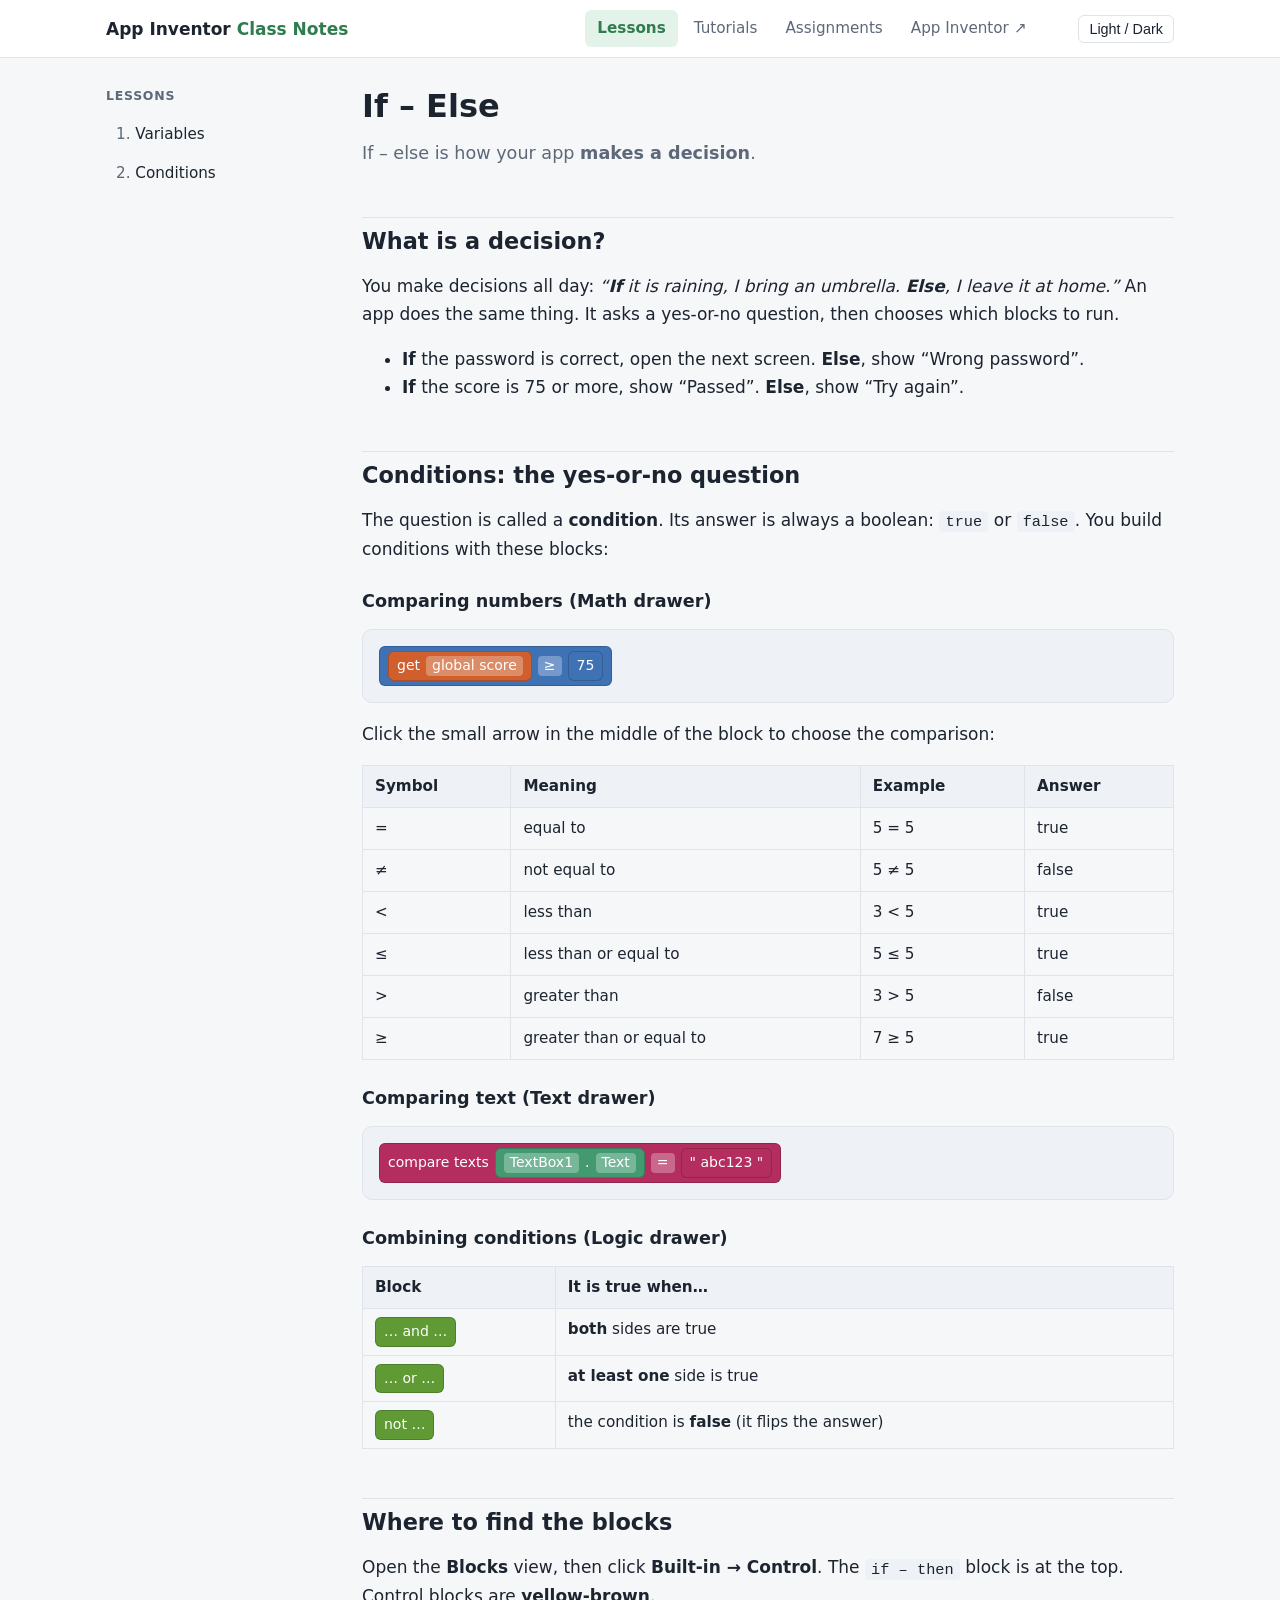
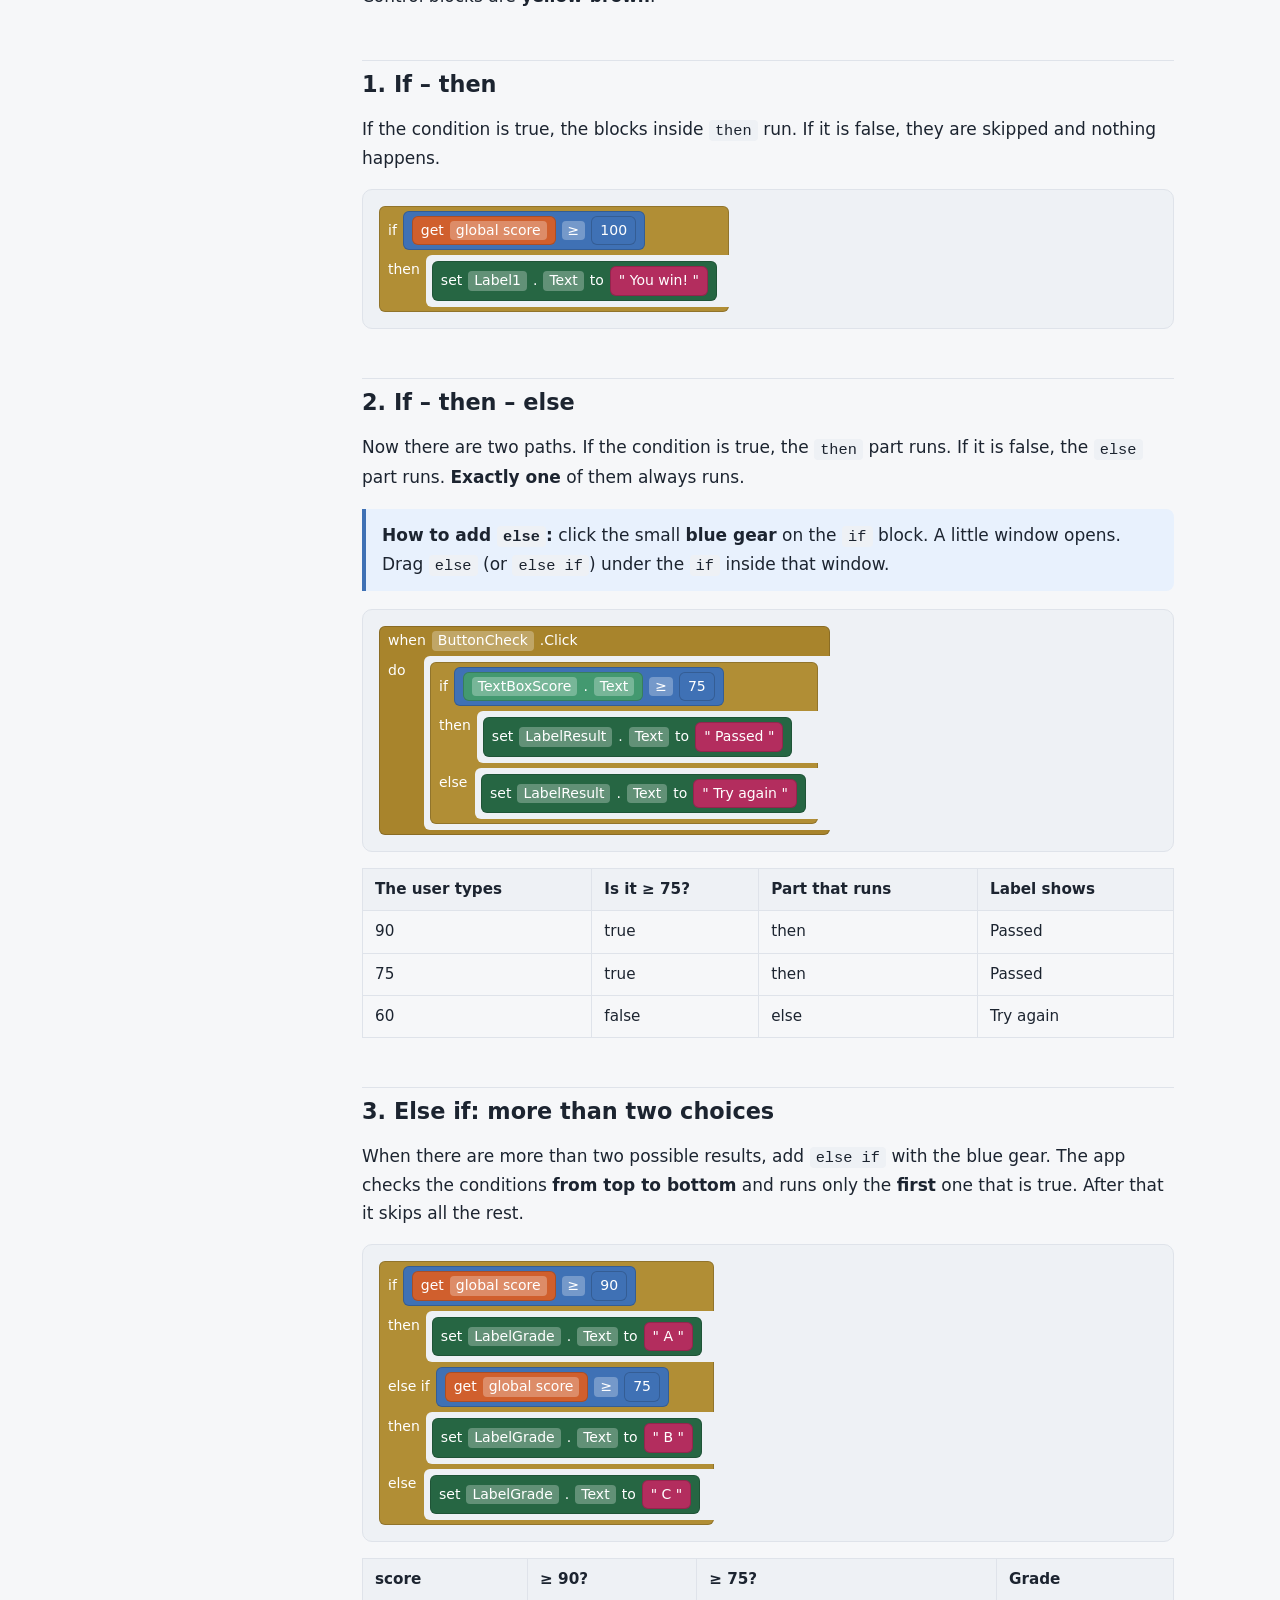
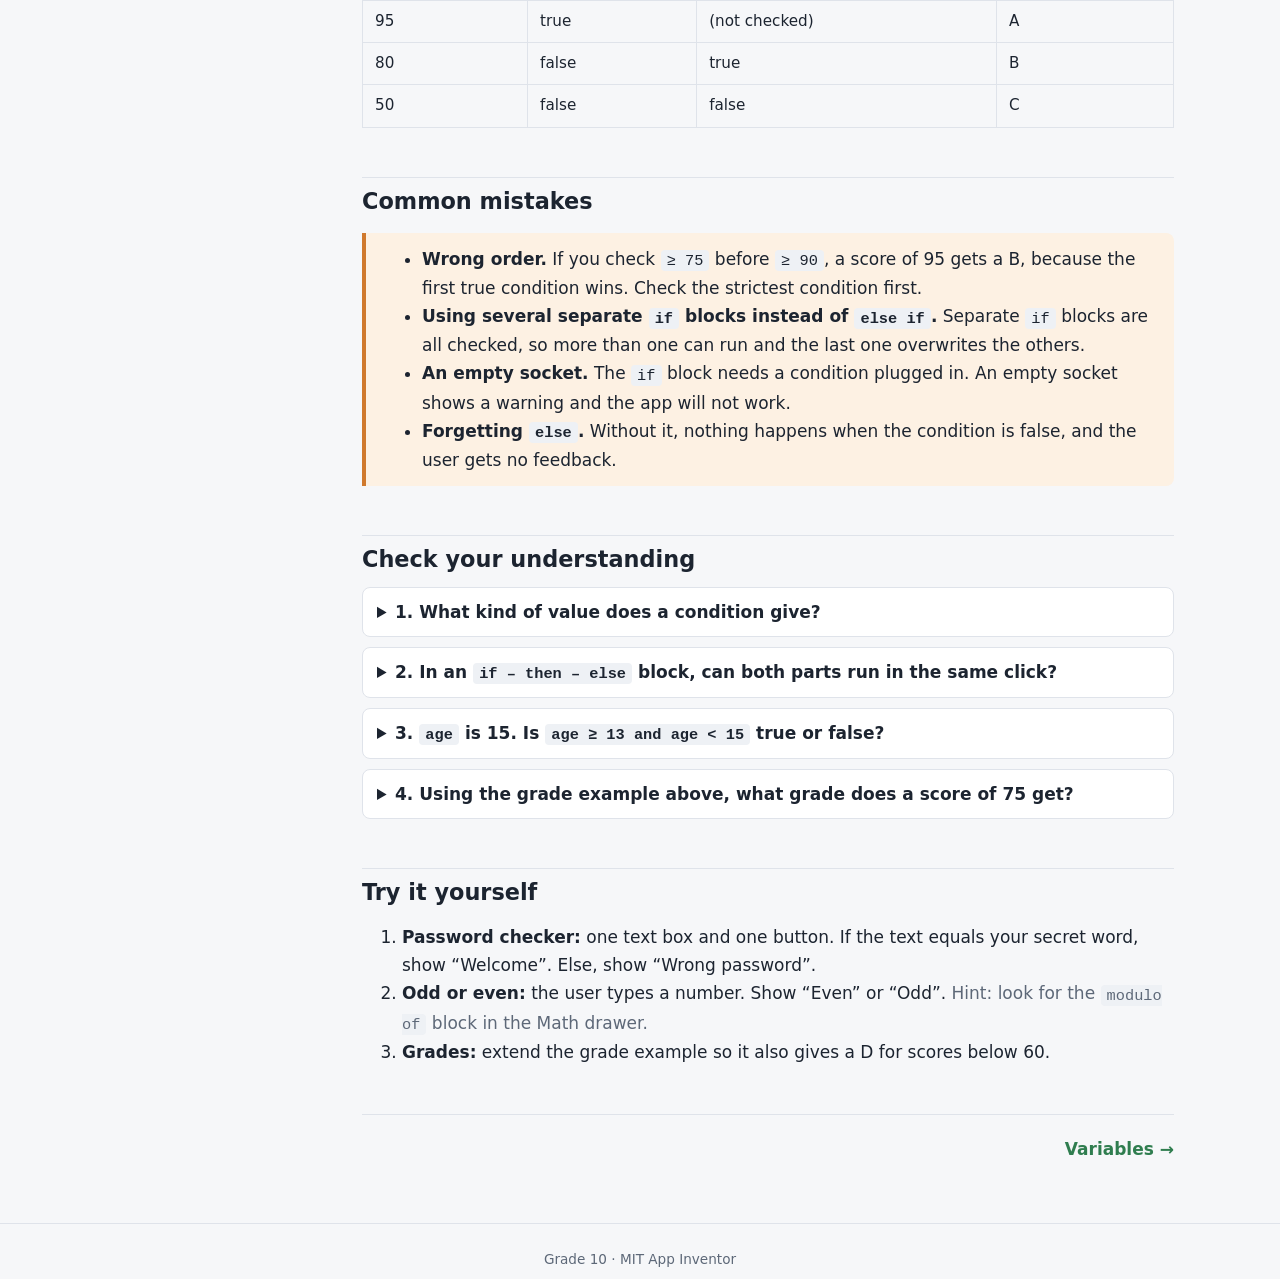
<file: lessons/if-else.html>
<!doctype html>
<html lang="en">
<head>
  <meta charset="utf-8">
  <meta name="viewport" content="width=device-width, initial-scale=1">
  <title>If – Else · App Inventor Class Notes</title>
  <link rel="stylesheet" href="../assets/style.css">
</head>
<body data-root="../" data-page="lesson" data-lesson="if-else">
  <header id="site-header"></header>

  <div class="page with-sidebar">
    <aside id="sidebar"></aside>

    <main class="content">
      <h1>If – Else</h1>
      <p class="lead">If – else is how your app <strong>makes a decision</strong>.</p>

      <h2>What is a decision?</h2>
      <p>You make decisions all day: <em>“<strong>If</strong> it is raining, I bring an umbrella.
        <strong>Else</strong>, I leave it at home.”</em> An app does the same thing. It asks a yes-or-no
        question, then chooses which blocks to run.</p>
      <ul>
        <li><strong>If</strong> the password is correct, open the next screen. <strong>Else</strong>, show “Wrong password”.</li>
        <li><strong>If</strong> the score is 75 or more, show “Passed”. <strong>Else</strong>, show “Try again”.</li>
      </ul>

      <h2>Conditions: the yes-or-no question</h2>
      <p>The question is called a <strong>condition</strong>. Its answer is always a boolean:
        <code>true</code> or <code>false</code>. You build conditions with these blocks:</p>

      <h3>Comparing numbers (Math drawer)</h3>
      <div class="blocks">
        <div class="blk math"><span class="blk var">get <span class="field">global score</span></span> <span class="field">≥</span> <span class="blk math">75</span></div>
      </div>
      <p>Click the small arrow in the middle of the block to choose the comparison:</p>
      <div class="table-wrap">
        <table>
          <tr><th>Symbol</th><th>Meaning</th><th>Example</th><th>Answer</th></tr>
          <tr><td>=</td><td>equal to</td><td>5 = 5</td><td>true</td></tr>
          <tr><td>≠</td><td>not equal to</td><td>5 ≠ 5</td><td>false</td></tr>
          <tr><td>&lt;</td><td>less than</td><td>3 &lt; 5</td><td>true</td></tr>
          <tr><td>≤</td><td>less than or equal to</td><td>5 ≤ 5</td><td>true</td></tr>
          <tr><td>&gt;</td><td>greater than</td><td>3 &gt; 5</td><td>false</td></tr>
          <tr><td>≥</td><td>greater than or equal to</td><td>7 ≥ 5</td><td>true</td></tr>
        </table>
      </div>

      <h3>Comparing text (Text drawer)</h3>
      <div class="blocks">
        <div class="blk text">compare texts <span class="blk get"><span class="field">TextBox1</span> . <span class="field">Text</span></span> <span class="field">=</span> <span class="blk text">" abc123 "</span></div>
      </div>

      <h3>Combining conditions (Logic drawer)</h3>
      <div class="table-wrap">
        <table>
          <tr><th>Block</th><th>It is true when…</th></tr>
          <tr><td><span class="blk logic">… and …</span></td><td><strong>both</strong> sides are true</td></tr>
          <tr><td><span class="blk logic">… or …</span></td><td><strong>at least one</strong> side is true</td></tr>
          <tr><td><span class="blk logic">not …</span></td><td>the condition is <strong>false</strong> (it flips the answer)</td></tr>
        </table>
      </div>

      <h2>Where to find the blocks</h2>
      <p>Open the <strong>Blocks</strong> view, then click <strong>Built-in → Control</strong>. The
        <code>if – then</code> block is at the top. Control blocks are <strong>yellow-brown</strong>.</p>

      <h2>1. If – then</h2>
      <p>If the condition is true, the blocks inside <code>then</code> run. If it is false, they are skipped
        and nothing happens.</p>
      <div class="blocks">
        <div class="blk ctrl c">
          <div class="row">if <span class="blk math"><span class="blk var">get <span class="field">global score</span></span> <span class="field">≥</span> <span class="blk math">100</span></span></div>
          <div class="arm">
            <span class="kw">then</span>
            <div class="stack">
              <div class="blk set">set <span class="field">Label1</span> . <span class="field">Text</span> to <span class="blk text">" You win! "</span></div>
            </div>
          </div>
        </div>
      </div>

      <h2>2. If – then – else</h2>
      <p>Now there are two paths. If the condition is true, the <code>then</code> part runs. If it is false,
        the <code>else</code> part runs. <strong>Exactly one</strong> of them always runs.</p>

      <div class="note">
        <p><strong>How to add <code>else</code>:</strong> click the small <strong>blue gear</strong> on the
          <code>if</code> block. A little window opens. Drag <code>else</code> (or <code>else if</code>)
          under the <code>if</code> inside that window.</p>
      </div>

      <div class="blocks">
        <div class="blk evt c">
          <div class="row">when <span class="field">ButtonCheck</span> .Click</div>
          <div class="arm">
            <span class="kw">do</span>
            <div class="stack">
              <div class="blk ctrl c">
                <div class="row">if <span class="blk math"><span class="blk get"><span class="field">TextBoxScore</span> . <span class="field">Text</span></span> <span class="field">≥</span> <span class="blk math">75</span></span></div>
                <div class="arm">
                  <span class="kw">then</span>
                  <div class="stack">
                    <div class="blk set">set <span class="field">LabelResult</span> . <span class="field">Text</span> to <span class="blk text">" Passed "</span></div>
                  </div>
                </div>
                <div class="arm">
                  <span class="kw">else</span>
                  <div class="stack">
                    <div class="blk set">set <span class="field">LabelResult</span> . <span class="field">Text</span> to <span class="blk text">" Try again "</span></div>
                  </div>
                </div>
              </div>
            </div>
          </div>
        </div>
      </div>

      <div class="table-wrap">
        <table>
          <tr><th>The user types</th><th>Is it ≥ 75?</th><th>Part that runs</th><th>Label shows</th></tr>
          <tr><td>90</td><td>true</td><td>then</td><td>Passed</td></tr>
          <tr><td>75</td><td>true</td><td>then</td><td>Passed</td></tr>
          <tr><td>60</td><td>false</td><td>else</td><td>Try again</td></tr>
        </table>
      </div>

      <h2>3. Else if: more than two choices</h2>
      <p>When there are more than two possible results, add <code>else if</code> with the blue gear. The app
        checks the conditions <strong>from top to bottom</strong> and runs only the <strong>first</strong> one
        that is true. After that it skips all the rest.</p>
      <div class="blocks">
        <div class="blk ctrl c">
          <div class="row">if <span class="blk math"><span class="blk var">get <span class="field">global score</span></span> <span class="field">≥</span> <span class="blk math">90</span></span></div>
          <div class="arm">
            <span class="kw">then</span>
            <div class="stack">
              <div class="blk set">set <span class="field">LabelGrade</span> . <span class="field">Text</span> to <span class="blk text">" A "</span></div>
            </div>
          </div>
          <div class="row">else if <span class="blk math"><span class="blk var">get <span class="field">global score</span></span> <span class="field">≥</span> <span class="blk math">75</span></span></div>
          <div class="arm">
            <span class="kw">then</span>
            <div class="stack">
              <div class="blk set">set <span class="field">LabelGrade</span> . <span class="field">Text</span> to <span class="blk text">" B "</span></div>
            </div>
          </div>
          <div class="arm">
            <span class="kw">else</span>
            <div class="stack">
              <div class="blk set">set <span class="field">LabelGrade</span> . <span class="field">Text</span> to <span class="blk text">" C "</span></div>
            </div>
          </div>
        </div>
      </div>

      <div class="table-wrap">
        <table>
          <tr><th>score</th><th>≥ 90?</th><th>≥ 75?</th><th>Grade</th></tr>
          <tr><td>95</td><td>true</td><td>(not checked)</td><td>A</td></tr>
          <tr><td>80</td><td>false</td><td>true</td><td>B</td></tr>
          <tr><td>50</td><td>false</td><td>false</td><td>C</td></tr>
        </table>
      </div>

      <h2>Common mistakes</h2>
      <div class="warn">
        <ul>
          <li><strong>Wrong order.</strong> If you check <code>≥ 75</code> before <code>≥ 90</code>, a score of
            95 gets a B, because the first true condition wins. Check the strictest condition first.</li>
          <li><strong>Using several separate <code>if</code> blocks instead of <code>else if</code>.</strong>
            Separate <code>if</code> blocks are all checked, so more than one can run and the last one
            overwrites the others.</li>
          <li><strong>An empty socket.</strong> The <code>if</code> block needs a condition plugged in. An
            empty socket shows a warning and the app will not work.</li>
          <li><strong>Forgetting <code>else</code>.</strong> Without it, nothing happens when the condition is
            false, and the user gets no feedback.</li>
        </ul>
      </div>

      <h2>Check your understanding</h2>
      <details>
        <summary>1. What kind of value does a condition give?</summary>
        <p>A boolean: <code>true</code> or <code>false</code>.</p>
      </details>
      <details>
        <summary>2. In an <code>if – then – else</code> block, can both parts run in the same click?</summary>
        <p>No. Exactly one part runs: <code>then</code> when the condition is true, <code>else</code> when it is false.</p>
      </details>
      <details>
        <summary>3. <code>age</code> is 15. Is <code>age ≥ 13 and age &lt; 15</code> true or false?</summary>
        <p>False. 15 ≥ 13 is true, but 15 &lt; 15 is false, and <code>and</code> needs both sides to be true.</p>
      </details>
      <details>
        <summary>4. Using the grade example above, what grade does a score of 75 get?</summary>
        <p>B. 75 ≥ 90 is false, then 75 ≥ 75 is true.</p>
      </details>

      <h2>Try it yourself</h2>
      <ol>
        <li><strong>Password checker:</strong> one text box and one button. If the text equals your secret
          word, show “Welcome”. Else, show “Wrong password”.</li>
        <li><strong>Odd or even:</strong> the user types a number. Show “Even” or “Odd”.
          <span class="muted">Hint: look for the <code>modulo of</code> block in the Math drawer.</span></li>
        <li><strong>Grades:</strong> extend the grade example so it also gives a D for scores below 60.</li>
      </ol>

      <nav id="pager"></nav>
    </main>
  </div>

  <footer class="site-footer">Grade 10 · MIT App Inventor</footer>

  <script src="../data/lessons.js"></script>
  <script src="../assets/app.js"></script>
</body>
</html>
</file>
<file: assets/style.css>
/* ---------- Theme ---------- */
:root {
  --bg: #f6f7f9;
  --surface: #ffffff;
  --text: #1c2430;
  --muted: #5d6878;
  --border: #dfe3ea;
  --accent: #2f7d4f;
  --accent-soft: #e4f3ea;
  --blocks-bg: #eef1f5;
  --tip: #e8f1fd;
  --tip-border: #3f71b5;
  --warn: #fdf1e3;
  --warn-border: #d0792d;
  --bad: #b3261e;
  --bad-soft: #fbe9e7;
  --mid: #8a5a00;
  --shadow: 0 1px 3px rgba(20, 30, 50, 0.08);
}
@media (prefers-color-scheme: dark) {
  :root:not([data-theme="light"]) {
    --bg: #12161c;
    --surface: #1b212a;
    --text: #e6eaf0;
    --muted: #9aa5b5;
    --border: #2d3644;
    --accent: #6fcf97;
    --accent-soft: #1f3329;
    --blocks-bg: #252d39;
    --tip: #1a2a40;
    --tip-border: #6c9be0;
    --warn: #3a2a18;
    --warn-border: #e09a55;
    --bad: #ff8a80;
    --bad-soft: #3d1f1d;
    --mid: #f0b860;
    --shadow: none;
  }
}
:root[data-theme="dark"] {
  --bg: #12161c;
  --surface: #1b212a;
  --text: #e6eaf0;
  --muted: #9aa5b5;
  --border: #2d3644;
  --accent: #6fcf97;
  --accent-soft: #1f3329;
  --blocks-bg: #252d39;
  --tip: #1a2a40;
  --tip-border: #6c9be0;
  --warn: #3a2a18;
  --warn-border: #e09a55;
  --bad: #ff8a80;
  --bad-soft: #3d1f1d;
  --mid: #f0b860;
  --shadow: none;
}

/* ---------- Base ---------- */
* { box-sizing: border-box; }
html { scroll-behavior: smooth; }
body {
  margin: 0;
  background: var(--bg);
  color: var(--text);
  font-family: system-ui, -apple-system, "Segoe UI", Roboto, sans-serif;
  font-size: 17px;
  line-height: 1.65;
}
a { color: var(--accent); }
h1, h2, h3 { line-height: 1.25; }
h1 { font-size: 2rem; margin: 0 0 0.4em; }
h2 { font-size: 1.4rem; margin: 2.2em 0 0.6em; padding-top: 0.4em; border-top: 1px solid var(--border); }
h3 { font-size: 1.1rem; margin: 1.6em 0 0.4em; }
code {
  background: var(--blocks-bg);
  padding: 0.1em 0.4em;
  border-radius: 4px;
  font-size: 0.9em;
}
.muted { color: var(--muted); }
.lead { font-size: 1.1rem; color: var(--muted); margin-top: 0; }

/* ---------- Header ---------- */
.site-header {
  position: sticky;
  top: 0;
  z-index: 10;
  background: var(--surface);
  border-bottom: 1px solid var(--border);
}
.site-header .inner {
  max-width: 1100px;
  margin: 0 auto;
  padding: 10px 16px;
  display: flex;
  align-items: center;
  gap: 8px 20px;
  flex-wrap: wrap;
}
.brand {
  font-weight: 700;
  color: var(--text);
  text-decoration: none;
  margin-right: auto;
}
.brand span { color: var(--accent); }
.site-nav { display: flex; gap: 4px; flex-wrap: wrap; }
.site-nav a {
  color: var(--muted);
  text-decoration: none;
  padding: 6px 12px;
  border-radius: 6px;
  font-size: 0.95rem;
}
.site-nav a:hover { background: var(--blocks-bg); }
.site-nav a.active { background: var(--accent-soft); color: var(--accent); font-weight: 600; }
.theme-toggle {
  border: 1px solid var(--border);
  background: transparent;
  color: var(--text);
  border-radius: 6px;
  padding: 5px 10px;
  cursor: pointer;
  font-size: 0.9rem;
}

/* ---------- Layout ---------- */
.page {
  max-width: 1100px;
  margin: 0 auto;
  padding: 28px 16px 60px;
}
.page.narrow { max-width: 860px; }
.with-sidebar {
  display: grid;
  grid-template-columns: 220px minmax(0, 1fr);
  gap: 36px;
}
.sidebar { position: sticky; top: 76px; align-self: start; }
.sidebar h4 {
  margin: 0 0 8px;
  font-size: 0.78rem;
  text-transform: uppercase;
  letter-spacing: 0.06em;
  color: var(--muted);
}
.sidebar ol { list-style: none; margin: 0; padding: 0; counter-reset: lesson; }
.sidebar li { counter-increment: lesson; }
.sidebar a {
  display: block;
  padding: 7px 10px;
  border-radius: 6px;
  color: var(--text);
  text-decoration: none;
  font-size: 0.95rem;
}
.sidebar a::before { content: counter(lesson) ". "; color: var(--muted); }
.sidebar a:hover { background: var(--blocks-bg); }
.sidebar a.active { background: var(--accent-soft); color: var(--accent); font-weight: 600; }
.content { min-width: 0; }

@media (max-width: 800px) {
  .with-sidebar { display: block; }
  .sidebar { position: static; margin-bottom: 24px; }
  .sidebar ol { display: flex; gap: 6px; flex-wrap: wrap; }
  .sidebar a { border: 1px solid var(--border); background: var(--surface); }
  h1 { font-size: 1.6rem; }
}

/* ---------- Cards ---------- */
.hero { padding: 20px 0 8px; }
.cards {
  display: grid;
  grid-template-columns: repeat(auto-fill, minmax(260px, 1fr));
  gap: 16px;
  margin: 16px 0 8px;
}
.card {
  display: block;
  background: var(--surface);
  border: 1px solid var(--border);
  border-radius: 10px;
  padding: 18px;
  box-shadow: var(--shadow);
  color: var(--text);
  text-decoration: none;
}
a.card:hover { border-color: var(--accent); }
.card h3 { margin: 0 0 6px; }
.card p { margin: 0; color: var(--muted); font-size: 0.95rem; }
.card .tag {
  display: inline-block;
  font-size: 0.75rem;
  font-weight: 600;
  color: var(--accent);
  background: var(--accent-soft);
  border-radius: 999px;
  padding: 2px 10px;
  margin-bottom: 8px;
}
.card .actions { margin-top: 12px; display: flex; gap: 8px; flex-wrap: wrap; }
.btn {
  display: inline-block;
  background: var(--accent);
  color: var(--surface);
  text-decoration: none;
  border-radius: 6px;
  padding: 6px 14px;
  font-size: 0.9rem;
  font-weight: 600;
}
.empty {
  border: 1px dashed var(--border);
  border-radius: 10px;
  padding: 28px;
  text-align: center;
  color: var(--muted);
}

/* ---------- Lesson pieces ---------- */
.note, .warn {
  border-left: 4px solid var(--tip-border);
  background: var(--tip);
  padding: 12px 16px;
  border-radius: 0 8px 8px 0;
  margin: 18px 0;
}
.warn { border-left-color: var(--warn-border); background: var(--warn); }
.note > :first-child, .warn > :first-child { margin-top: 0; }
.note > :last-child, .warn > :last-child { margin-bottom: 0; }

.table-wrap { overflow-x: auto; margin: 16px 0; }
table { border-collapse: collapse; width: 100%; font-size: 0.95rem; }
th, td { border: 1px solid var(--border); padding: 8px 12px; text-align: left; vertical-align: top; }
th { background: var(--blocks-bg); }

details {
  background: var(--surface);
  border: 1px solid var(--border);
  border-radius: 8px;
  padding: 10px 14px;
  margin: 10px 0;
}
details summary { cursor: pointer; font-weight: 600; }
details[open] summary { margin-bottom: 8px; }

.pager {
  display: flex;
  justify-content: space-between;
  gap: 12px;
  margin-top: 48px;
  padding-top: 20px;
  border-top: 1px solid var(--border);
}
.pager a { text-decoration: none; font-weight: 600; }

.site-footer {
  text-align: center;
  color: var(--muted);
  font-size: 0.85rem;
  padding: 24px 16px;
  border-top: 1px solid var(--border);
}

/* ---------- App Inventor style blocks ---------- */
.blocks {
  background: var(--blocks-bg);
  border: 1px solid var(--border);
  border-radius: 10px;
  padding: 16px;
  margin: 16px 0;
  overflow-x: auto;
  display: flex;
  flex-direction: column;
  align-items: flex-start;
  gap: 14px;
}
.blocks figcaption, .blocks-caption { font-size: 0.85rem; color: var(--muted); margin: -8px 0 16px; }
.blk {
  display: inline-flex;
  align-items: center;
  gap: 6px;
  padding: 5px 9px;
  border-radius: 6px;
  color: #fff;
  font-family: "Segoe UI", system-ui, sans-serif;
  font-size: 14px;
  line-height: 1.4;
  white-space: nowrap;
  box-shadow: inset 0 0 0 1px rgba(0, 0, 0, 0.18);
}
.blk.var   { background: #d05f2d; } /* Variables */
.blk.ctrl  { background: #b18e35; } /* Control   */
.blk.logic { background: #5f9a34; } /* Logic     */
.blk.math  { background: #3f71b5; } /* Math      */
.blk.text  { background: #b32d5e; } /* Text      */
.blk.evt   { background: #a8842c; } /* Component events */
.blk.set   { background: #266643; } /* Component setters */
.blk.get   { background: #439970; } /* Component getters */
.blk .field {
  background: rgba(255, 255, 255, 0.28);
  border-radius: 4px;
  padding: 0 6px;
}
.blk.c { flex-direction: column; align-items: stretch; gap: 5px; }
.blk.c > .row { display: flex; align-items: center; gap: 6px; }
.blk.c > .arm { display: flex; align-items: stretch; gap: 6px; }
.blk.c > .arm > .kw { min-width: 30px; padding-top: 5px; }
.stack {
  flex: 1;
  display: flex;
  flex-direction: column;
  align-items: flex-start;
  gap: 4px;
  background: var(--blocks-bg);
  border-radius: 6px 0 0 6px;
  padding: 6px 12px 6px 6px;
  margin-right: -9px;
  min-height: 34px;
}

/* ---------- Student session ---------- */
[hidden] { display: none !important; }
.gated main.content:not(.lock-notice) { display: none; }
.small { font-size: 0.85rem; }
.nowrap { white-space: nowrap; }
.user-box { display: flex; align-items: center; gap: 10px; font-size: 0.9rem; color: var(--muted); }
.link-button {
  border: 0;
  background: none;
  padding: 0;
  color: var(--accent);
  font: inherit;
  text-decoration: underline;
  cursor: pointer;
}
.page-message { max-width: 1068px; margin: 16px auto 0; }
@media (max-width: 1100px) { .page-message { margin-left: 16px; margin-right: 16px; } }
.lock-notice { padding: 40px 0; }

/* Score bands: good (80+), mid (60–79), low (below 60) */
.status { float: right; font-size: 0.75rem; font-weight: 600; color: var(--muted); }
.status.good, .card .tag.good { color: var(--accent); }
.status.mid { color: var(--mid); }
.status.low { color: var(--bad); }
.card .tag.mid { color: var(--mid); background: var(--warn); }
.card .tag.low { color: var(--bad); background: var(--bad-soft); }
.card .tag.todo, .card .tag.locked { color: var(--muted); background: var(--blocks-bg); }
.card.locked { opacity: 0.6; }
@media (max-width: 800px) { .status { float: none; margin-left: 6px; } }

/* ---------- Quiz ---------- */
.quiz .question {
  background: var(--surface);
  border: 1px solid var(--border);
  border-radius: 8px;
  padding: 12px 16px;
  margin: 14px 0;
  min-width: 0;
}
.quiz legend { font-weight: 600; padding: 0 6px; }
.quiz .option { display: flex; align-items: baseline; gap: 10px; padding: 6px 4px; border-radius: 6px; cursor: pointer; }
.quiz .option:hover { background: var(--blocks-bg); }
.quiz .option.is-answer { font-weight: 600; color: var(--accent); }
.quiz .question.correct { border-left: 4px solid var(--accent); }
.quiz .question.wrong { border-left: 4px solid var(--bad); }
.quiz .explain { margin: 8px 0 0; font-size: 0.95rem; color: var(--muted); }
.quiz-actions { display: flex; gap: 10px; margin-top: 16px; }
.quiz-result { border-radius: 8px; scroll-margin-top: 80px; }
.quiz-result.good, .quiz-result.mid, .quiz-result.low, .quiz-result.warn {
  padding: 14px 16px;
  margin: 16px 0;
  border-left: 4px solid var(--accent);
  background: var(--accent-soft);
}
.quiz-result.mid, .quiz-result.warn { border-left-color: var(--warn-border); background: var(--warn); }
.quiz-result.low { border-left-color: var(--bad); background: var(--bad-soft); }
.quiz-result strong { font-size: 1.15rem; }
.quiz-result p { margin: 4px 0 0; }
#quiz { scroll-margin-top: 70px; }

button.btn { border: 0; cursor: pointer; font-family: inherit; }
button.btn:disabled { opacity: 0.6; cursor: default; }
.btn.secondary { background: transparent; color: var(--accent); box-shadow: inset 0 0 0 1px var(--accent); }

/* ---------- Forms (login, dashboard) ---------- */
.panel {
  background: var(--surface);
  border: 1px solid var(--border);
  border-radius: 10px;
  padding: 20px;
  margin: 16px 0;
  box-shadow: var(--shadow);
}
h2.plain { border-top: 0; margin-top: 0; padding-top: 0; }
.form { display: flex; flex-direction: column; align-items: flex-start; gap: 8px; max-width: 460px; }
.form label { font-weight: 600; font-size: 0.95rem; margin-top: 6px; }
.form input, .form select, .form textarea {
  width: 100%;
  padding: 8px 10px;
  border: 1px solid var(--border);
  border-radius: 6px;
  background: var(--surface);
  color: var(--text);
  font: inherit;
}
.form-error { color: var(--bad); font-weight: 600; margin: 4px 0; }
.name-list { display: grid; grid-template-columns: repeat(auto-fill, minmax(200px, 1fr)); gap: 8px; margin: 12px 0 16px; }
.name-list.busy { opacity: 0.5; pointer-events: none; }
.name-button {
  padding: 10px 12px;
  border: 1px solid var(--border);
  border-radius: 8px;
  background: var(--surface);
  color: var(--text);
  font: inherit;
  text-align: left;
  cursor: pointer;
}
.name-button:hover { border-color: var(--accent); }

/* ---------- Teacher dashboard ---------- */
.dash-bar { display: flex; align-items: center; gap: 16px; flex-wrap: wrap; margin-bottom: 12px; }
.tabs { display: flex; gap: 6px; flex-wrap: wrap; margin: 12px 0; }
.tabs button {
  border: 1px solid var(--border);
  background: var(--surface);
  color: var(--text);
  border-radius: 6px;
  padding: 7px 14px;
  font: inherit;
  font-weight: 600;
  cursor: pointer;
}
.tabs button.active { background: var(--accent); border-color: var(--accent); color: var(--surface); }
.small-tabs button { font-size: 0.9rem; font-weight: 400; padding: 5px 12px; }
.small-tabs button.active { background: var(--accent-soft); color: var(--accent); font-weight: 600; }
table.dash td { vertical-align: middle; }
table.dash tr.total td { background: var(--blocks-bg); font-weight: 600; }
.pill {
  display: inline-block;
  min-width: 3.2em;
  text-align: center;
  border-radius: 999px;
  padding: 1px 10px;
  font-size: 0.85rem;
  font-weight: 700;
}
.pill.good { color: var(--accent); background: var(--accent-soft); }
.pill.mid { color: var(--mid); background: var(--warn); }
.pill.low { color: var(--bad); background: var(--bad-soft); }
.pill.todo { color: var(--muted); background: var(--blocks-bg); font-weight: 400; }
.bar { display: inline-block; width: 90px; height: 8px; border-radius: 4px; background: var(--blocks-bg); vertical-align: middle; overflow: hidden; }
.bar .fill { display: block; height: 100%; }
.bar .fill.good { background: var(--accent); }
.bar .fill.mid { background: var(--warn-border); }
.bar .fill.low { background: var(--bad); }
.plain-list { list-style: none; margin: 0; padding: 0; }
.plain-list li { padding: 4px 0; }
.narrow-col { max-width: 640px; }
.row-actions { white-space: nowrap; }
.row-actions .link-button + .link-button { margin-left: 14px; }

/* ---------- Home: the lesson to do next ---------- */
.next-lesson { border-left: 4px solid var(--accent); }
.next-lesson .eyebrow {
  display: block;
  font-size: 0.78rem;
  font-weight: 700;
  text-transform: uppercase;
  letter-spacing: 0.06em;
  color: var(--accent);
  margin-bottom: 4px;
}
.next-lesson p { margin: 6px 0 14px; color: var(--muted); }
.btn.danger { background: var(--bad); margin-bottom: 20px; }
</file>
